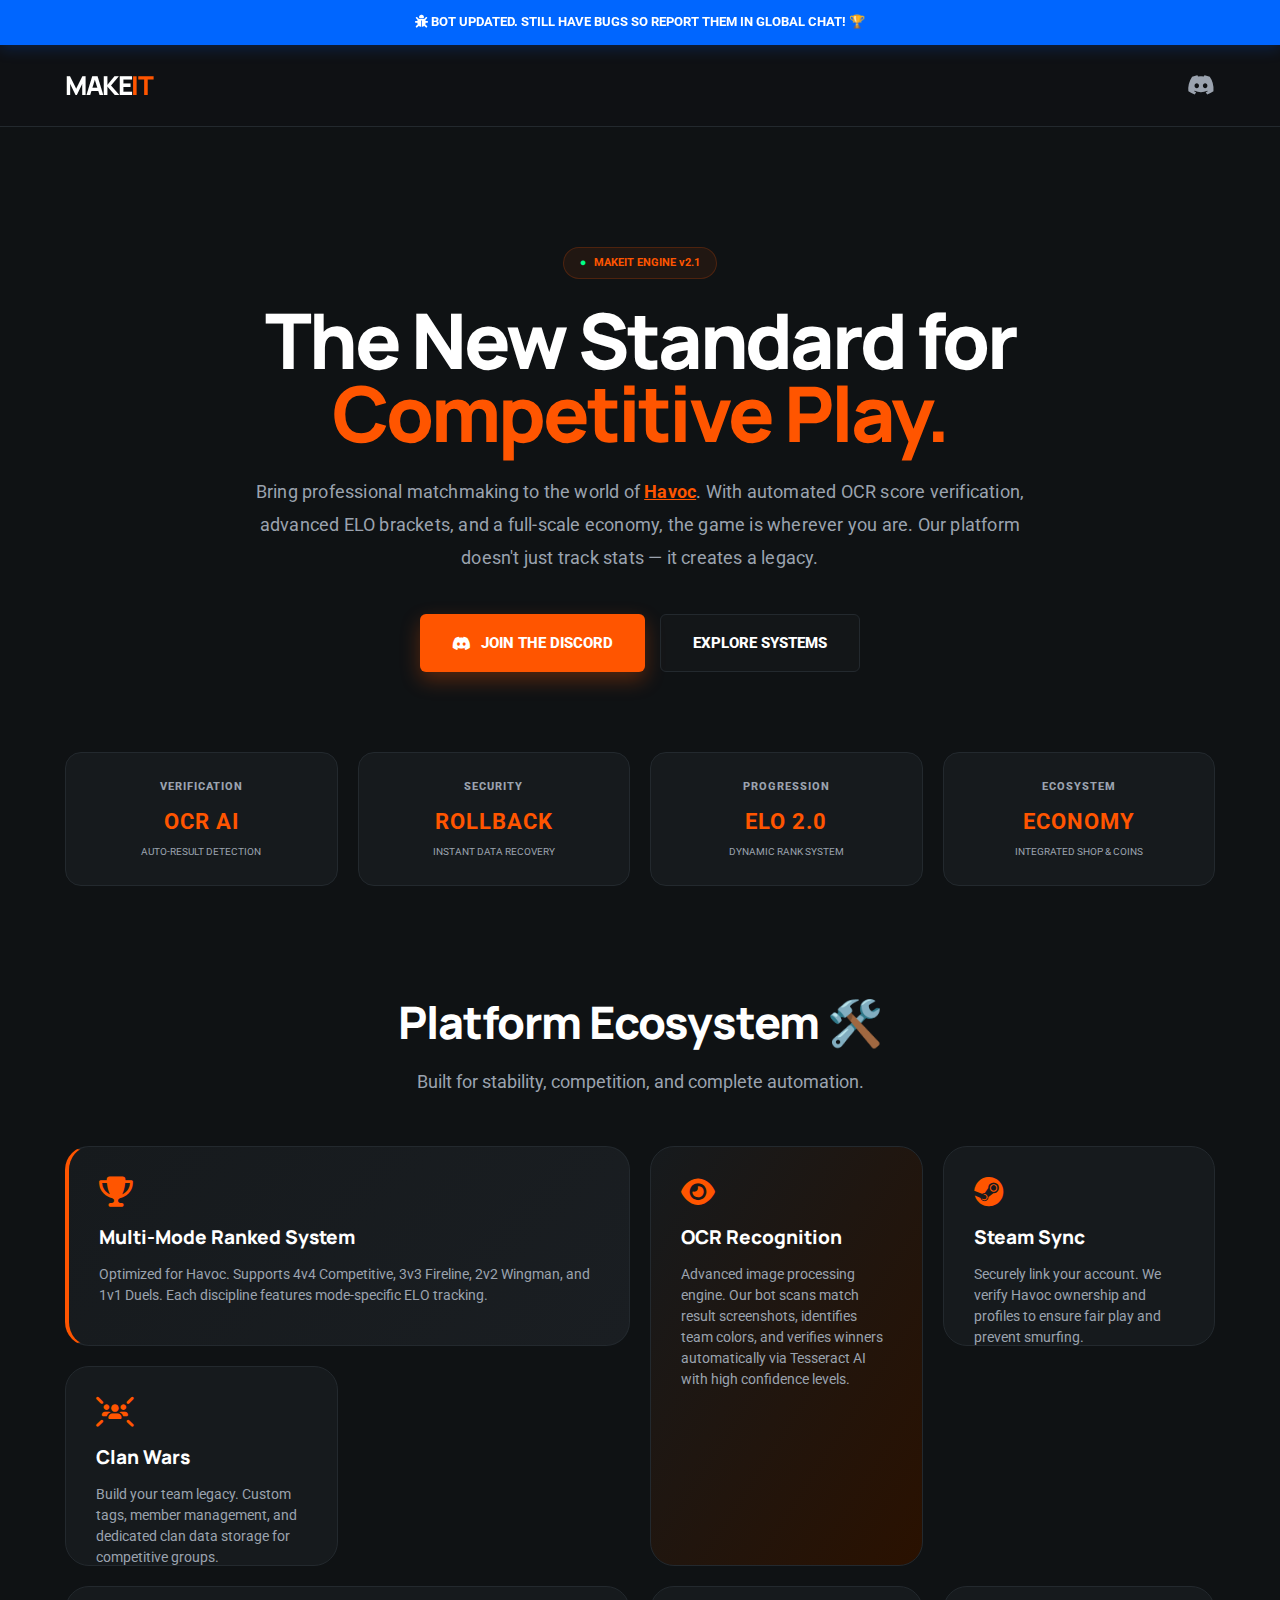
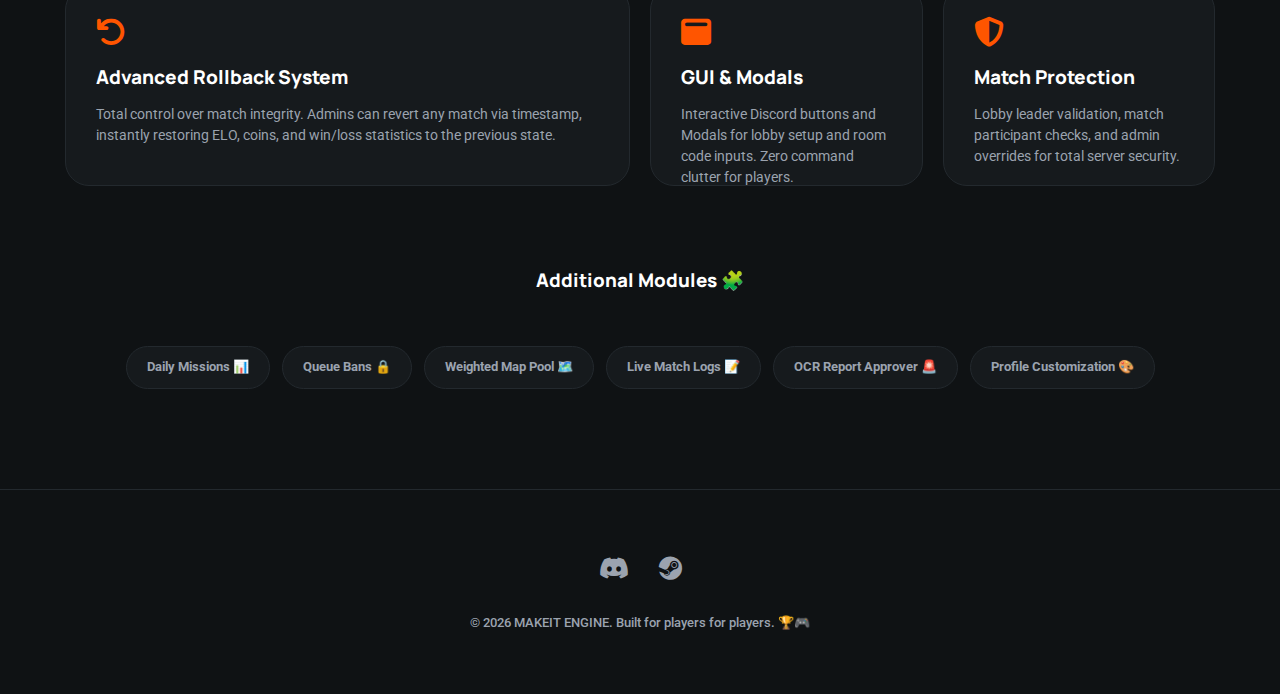
<file: index.html>
<!DOCTYPE html>
<html lang="en">
<head>
    <meta charset="UTF-8">
    <meta name="viewport" content="width=device-width, initial-scale=1.0">
    <title>MakeIt | The Havoc Ranked Engine</title>
    
    <link rel="preconnect" href="https://fonts.googleapis.com">
    <link rel="preconnect" href="https://fonts.gstatic.com" crossorigin>
    <link href="https://fonts.googleapis.com/css2?family=Manrope:wght@600;800&family=Roboto:wght@400;500;700&display=swap" rel="stylesheet">
    <link rel="stylesheet" href="https://cdnjs.cloudflare.com/ajax/libs/font-awesome/6.4.0/css/all.min.css">

    <style>
        /* --- CSS VARIABLES (MakeIt Style) --- */
        :root {
            --bg-dark: #0f1214;
            --bg-card: #161a1d;
            --accent: #ff5500; /* Faceit-like Orange */
            --accent-glow: rgba(255, 85, 0, 0.2);
            --accent-blue: #0066ff; /* Update Bar Blue */
            --text-main: #ffffff;
            --text-dim: #9ba3af;
            --border: #23292e;
            --success: #00ff88;
        }

        /* --- RESET & BASE --- */
        * { margin: 0; padding: 0; box-sizing: border-box; }
        html { scroll-behavior: smooth; }
        body {
            background-color: var(--bg-dark);
            color: var(--text-main);
            font-family: 'Roboto', sans-serif;
            line-height: 1.6;
            overflow-x: hidden;
        }
        h1, h2, h3, .logo { font-family: 'Manrope', sans-serif; font-weight: 800; }
        .container { max-width: 1200px; margin: 0 auto; padding: 0 25px; }
        a { text-decoration: none; color: inherit; transition: 0.3s; }

        /* --- BLUE UPDATE BANNER --- */
        .update-banner {
            background: var(--accent-blue);
            color: white;
            text-align: center;
            padding: 12px 0;
            font-size: 13px;
            font-weight: 700;
            position: sticky;
            top: 0;
            z-index: 1000;
            box-shadow: 0 4px 15px rgba(0, 102, 255, 0.2);
        }

        /* --- HEADER --- */
        header {
            padding: 20px 0;
            border-bottom: 1px solid var(--border);
            background: rgba(15, 18, 20, 0.85);
            backdrop-filter: blur(12px);
        }
        nav { display: flex; justify-content: space-between; align-items: center; }
        .logo { font-size: 26px; letter-spacing: -1.5px; text-transform: uppercase; }
        .logo span { color: var(--accent); }
        .nav-right { display: flex; align-items: center; gap: 20px; }

        /* --- HERO SECTION --- */
        #hero { padding: 120px 0 80px; text-align: center; }
        .hero-badge {
            display: inline-flex;
            align-items: center;
            gap: 8px;
            background: rgba(255, 85, 0, 0.08);
            color: var(--accent);
            padding: 6px 16px;
            border-radius: 30px;
            font-size: 11px;
            font-weight: 700;
            margin-bottom: 25px;
            border: 1px solid var(--accent-glow);
        }
        h1 { font-size: 4.8rem; line-height: 0.95; margin-bottom: 25px; letter-spacing: -3px; }
        .makeit-text {
            color: var(--accent);
            position: relative;
            z-index: 1;
        }
        .hero-subtext { 
            font-size: 1.15rem; 
            color: var(--text-dim); 
            max-width: 780px; 
            margin: 0 auto 40px;
            line-height: 1.8;
            letter-spacing: 0.2px;
        }
        .hero-subtext a:hover { text-shadow: 0 0 8px var(--accent); }
        .hero-btns { display: flex; justify-content: center; gap: 15px; flex-wrap: wrap; }
        
        .btn {
            padding: 16px 32px;
            border-radius: 6px;
            font-weight: 800;
            font-size: 15px;
            display: inline-flex;
            align-items: center;
            gap: 10px;
        }
        .btn-main { background: var(--accent); color: white; box-shadow: 0 8px 20px rgba(255, 85, 0, 0.3); }
        .btn-main:hover { transform: translateY(-3px); box-shadow: 0 12px 25px var(--accent); }
        .btn-outline { border: 1px solid var(--border); color: white; background: rgba(255,255,255,0.02); }
        .btn-outline:hover { background: rgba(255,255,255,0.08); border-color: var(--text-dim); }

        /* --- QUICK STATS --- */
        .quick-stats {
            display: grid;
            grid-template-columns: repeat(4, 1fr);
            gap: 20px;
            margin-bottom: 100px;
        }
        .q-item {
            background: var(--bg-card);
            padding: 25px;
            border-radius: 16px;
            border: 1px solid var(--border);
            text-align: center;
            transition: 0.3s;
        }
        .q-item:hover { border-color: var(--accent-glow); }
        .q-item span { display: block; color: var(--text-dim); font-size: 11px; font-weight: 800; text-transform: uppercase; margin-bottom: 8px; letter-spacing: 1px; }
        .q-item strong { font-size: 22px; color: var(--accent); letter-spacing: 1px; }
        .q-item p { font-size: 10px; color: var(--text-dim); margin-top: 5px; text-transform: uppercase; }

        /* --- BENTO GRID --- */
        .section-header { margin-bottom: 50px; text-align: center; }
        .section-header h2 { font-size: 2.8rem; margin-bottom: 10px; letter-spacing: -1px; }
        .section-header p { color: var(--text-dim); font-size: 1.1rem; }

        .bento-grid {
            display: grid;
            grid-template-columns: repeat(4, 1fr);
            grid-auto-rows: 200px;
            gap: 20px;
            margin-bottom: 80px;
        }
        .bento-item {
            background: var(--bg-card);
            border-radius: 24px;
            border: 1px solid var(--border);
            padding: 30px;
            position: relative;
            overflow: hidden;
            transition: 0.4s cubic-bezier(0.175, 0.885, 0.32, 1.275);
        }
        .bento-item:hover { border-color: var(--accent); transform: scale(1.02); }
        .bento-item i { font-size: 30px; color: var(--accent); margin-bottom: 15px; display: block; }
        .bento-item h3 { font-size: 19px; margin-bottom: 12px; }
        .bento-item p { font-size: 14px; color: var(--text-dim); line-height: 1.5; }

        .col-2 { grid-column: span 2; }
        .row-2 { grid-row: span 2; }
        .featured-card { border-left: 4px solid var(--accent); background: linear-gradient(135deg, #161a1d 0%, #1a1e22 100%); }

        /* --- TAGS / CHIPS --- */
        .tags-cloud {
            display: flex;
            flex-wrap: wrap;
            gap: 12px;
            justify-content: center;
            padding-bottom: 100px;
        }
        .tag {
            background: #161a1d;
            padding: 10px 20px;
            border-radius: 50px;
            font-size: 13px;
            font-weight: 700;
            border: 1px solid var(--border);
            color: var(--text-dim);
            transition: 0.3s;
        }
        .tag:hover { color: white; border-color: var(--accent); background: var(--bg-card); }

        /* --- FOOTER --- */
        footer {
            padding: 60px 0;
            border-top: 1px solid var(--border);
            text-align: center;
        }
        .footer-socials { display: flex; justify-content: center; gap: 30px; margin-bottom: 25px; }
        .footer-socials a { font-size: 24px; color: var(--text-dim); }
        .footer-socials a:hover { color: var(--accent); transform: scale(1.2); }
        .copyright { color: var(--text-dim); font-size: 13px; font-weight: 500; }

        /* --- RESPONSIVE --- */
        @media (max-width: 1024px) {
            .bento-grid { grid-template-columns: repeat(2, 1fr); }
            h1 { font-size: 3.5rem; }
        }
        @media (max-width: 768px) {
            h1 { font-size: 2.8rem; }
            .quick-stats { grid-template-columns: repeat(2, 1fr); }
            .bento-grid { grid-template-columns: 1fr; grid-auto-rows: auto; }
            .col-2 { grid-column: span 1; }
        }
    </style>
</head>
<body>

    <div class="update-banner">
        <i class="fas fa-bug"></i> BOT UPDATED. STILL HAVE BUGS SO REPORT THEM IN GLOBAL CHAT! 🏆
    </div>

    <header>
        <div class="container">
            <nav>
                <a href="#" class="logo">MAKE<span>IT</span></a>
                <div class="nav-right">
                    <a href="https://discord.gg/bJEndeWDgk" target="_blank" style="font-size: 22px; color: var(--text-dim);"><i class="fab fa-discord"></i></a>
                </div>
            </nav>
        </div>
    </header>

    <main>
        <section id="hero" class="container">
            <div class="hero-badge">
                <span style="color: var(--success)">●</span> MAKEIT ENGINE v2.1
            </div>
            <h1>The New Standard for <br><span class="makeit-text">Competitive Play.</span></h1>
            <p class="hero-subtext">
                Bring professional matchmaking to the world of 
                <a href="https://store.steampowered.com/app/2056110/Havoc/" target="_blank" style="color: var(--accent); text-decoration: underline; font-weight: 700;">Havoc</a>. 
                With automated OCR score verification, advanced ELO brackets, and a full-scale economy, 
                the game is wherever you are. Our platform doesn't just track stats — it creates a legacy.
            </p>
            <div class="hero-btns">
                <a href="https://discord.gg/bJEndeWDgk" class="btn btn-main">
                    <i class="fab fa-discord"></i> JOIN THE DISCORD
                </a>
                <a href="#systems" class="btn btn-outline">EXPLORE SYSTEMS</a>
            </div>
        </section>

        <section class="container quick-stats">
            <div class="q-item">
                <span>Verification</span>
                <strong>OCR AI</strong>
                <p>Auto-result detection</p>
            </div>
            <div class="q-item">
                <span>Security</span>
                <strong>ROLLBACK</strong>
                <p>Instant data recovery</p>
            </div>
            <div class="q-item">
                <span>Progression</span>
                <strong>ELO 2.0</strong>
                <p>Dynamic rank system</p>
            </div>
            <div class="q-item">
                <span>Ecosystem</span>
                <strong>ECONOMY</strong>
                <p>Integrated shop & coins</p>
            </div>
        </section>

        <section id="systems" class="container">
            <div class="section-header">
                <h2>Platform Ecosystem 🛠️</h2>
                <p>Built for stability, competition, and complete automation.</p>
            </div>

            <div class="bento-grid">
                <div class="bento-item col-2 featured-card">
                    <i class="fas fa-trophy"></i>
                    <h3>Multi-Mode Ranked System</h3>
                    <p>Optimized for Havoc. Supports 4v4 Competitive, 3v3 Fireline, 2v2 Wingman, and 1v1 Duels. Each discipline features mode-specific ELO tracking.</p>
                </div>

                <div class="bento-item row-2" style="background: linear-gradient(to bottom right, #161a1d, #2a1100);">
                    <i class="fas fa-eye"></i>
                    <h3>OCR Recognition</h3>
                    <p>Advanced image processing engine. Our bot scans match result screenshots, identifies team colors, and verifies winners automatically via Tesseract AI with high confidence levels.</p>
                </div>

                <div class="bento-item">
                    <i class="fab fa-steam"></i>
                    <h3>Steam Sync</h3>
                    <p>Securely link your account. We verify Havoc ownership and profiles to ensure fair play and prevent smurfing.</p>
                </div>

                <div class="bento-item">
                    <i class="fas fa-users-rays"></i>
                    <h3>Clan Wars</h3>
                    <p>Build your team legacy. Custom tags, member management, and dedicated clan data storage for competitive groups.</p>
                </div>

                <div class="bento-item col-2">
                    <i class="fas fa-undo"></i>
                    <h3>Advanced Rollback System</h3>
                    <p>Total control over match integrity. Admins can revert any match via timestamp, instantly restoring ELO, coins, and win/loss statistics to the previous state.</p>
                </div>

                <div class="bento-item">
                    <i class="fas fa-window-maximize"></i>
                    <h3>GUI & Modals</h3>
                    <p>Interactive Discord buttons and Modals for lobby setup and room code inputs. Zero command clutter for players.</p>
                </div>

                <div class="bento-item">
                    <i class="fas fa-shield-alt"></i>
                    <h3>Match Protection</h3>
                    <p>Lobby leader validation, match participant checks, and admin overrides for total server security.</p>
                </div>
            </div>
        </section>

        <div class="container section-header" style="margin-top: 80px;">
            <h3>Additional Modules 🧩</h3>
        </div>
        <div class="container tags-cloud">
            <span class="tag">Daily Missions 📊</span>
            <span class="tag">Queue Bans 🔒</span>
            <span class="tag">Weighted Map Pool 🗺️</span>
            <span class="tag">Live Match Logs 📝</span>
            <span class="tag">OCR Report Approver 🚨</span>
            <span class="tag">Profile Customization 🎨</span>
        </div>
    </main>

    <footer>
        <div class="container">
            <div class="footer-socials">
                <a href="https://discord.gg/bJEndeWDgk" target="_blank"><i class="fab fa-discord"></i></a>
                <a href="https://store.steampowered.com/app/2149290/Havoc/" target="_blank"><i class="fab fa-steam"></i></a>
            </div>
            <p class="copyright">&copy; 2026 MAKEIT ENGINE. Built for players for players. 🏆🎮</p>
        </div>
    </footer>

</body>

</html>
</file>
